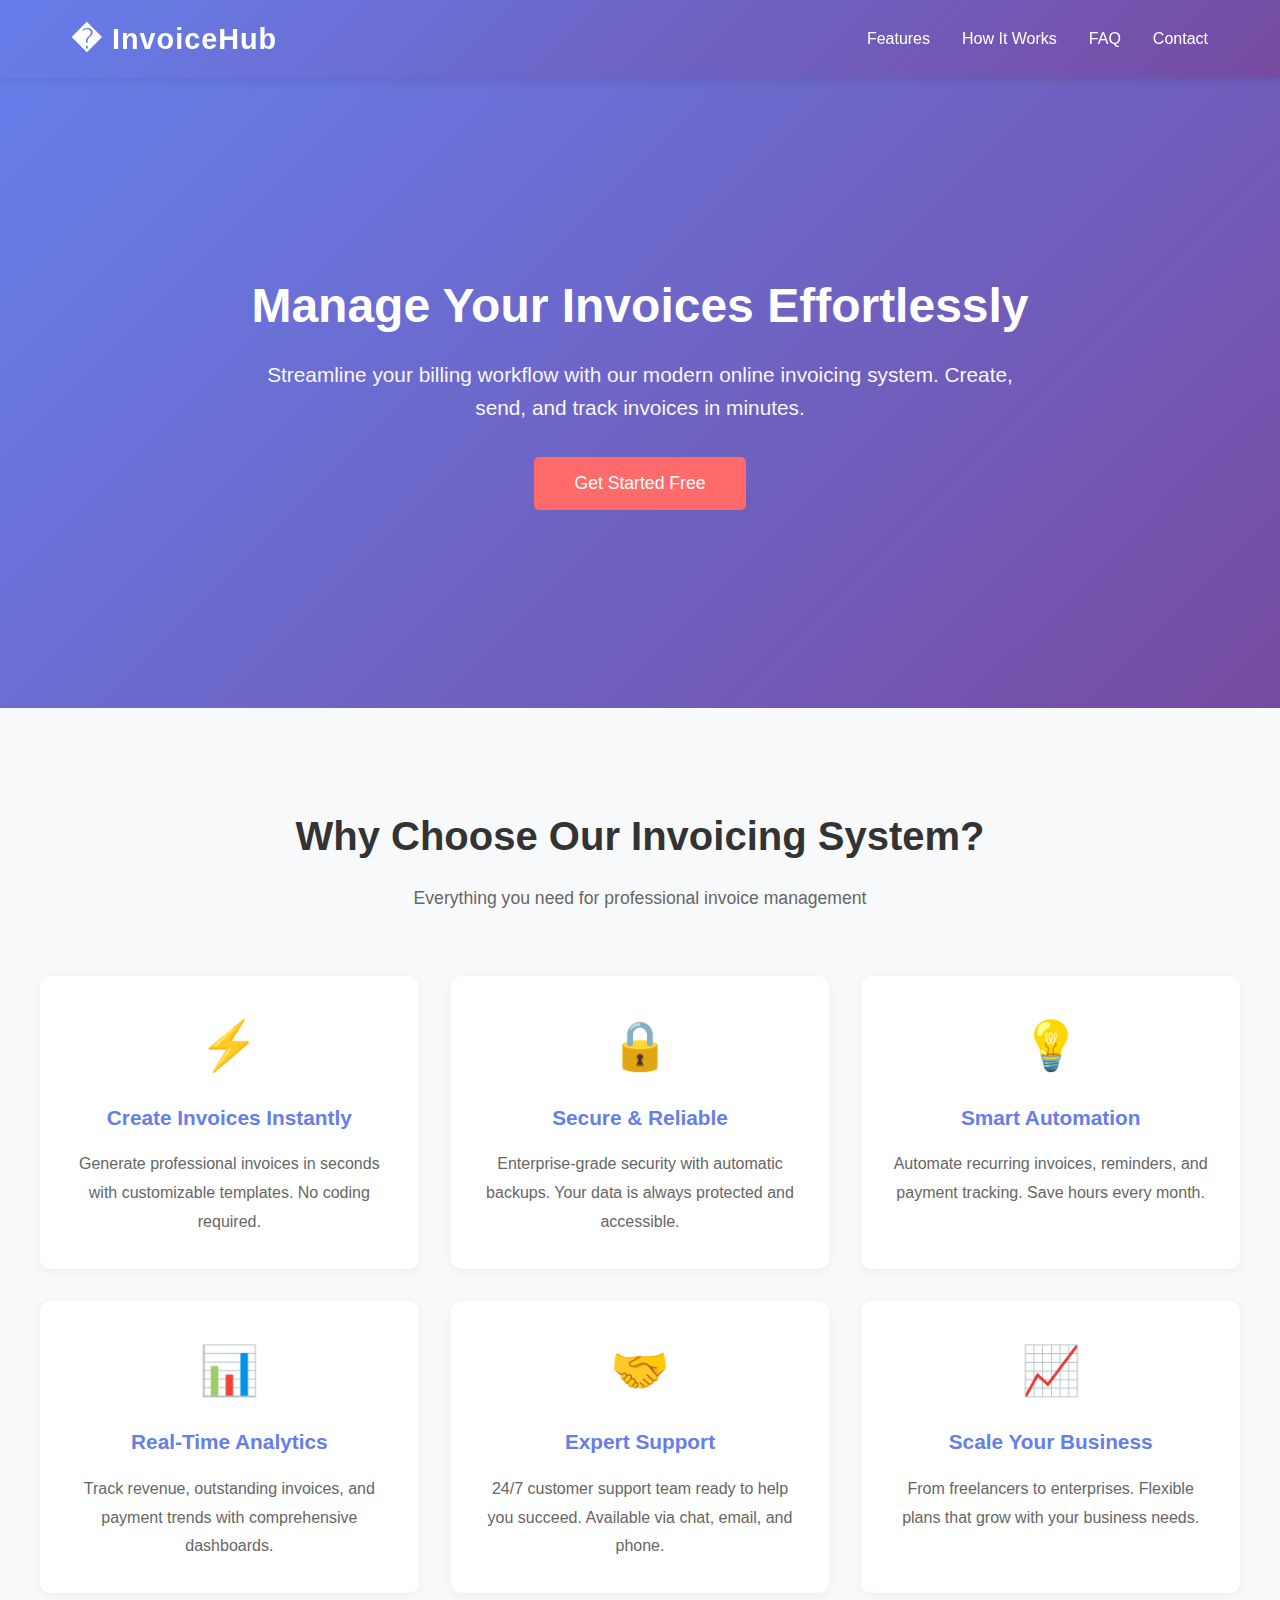
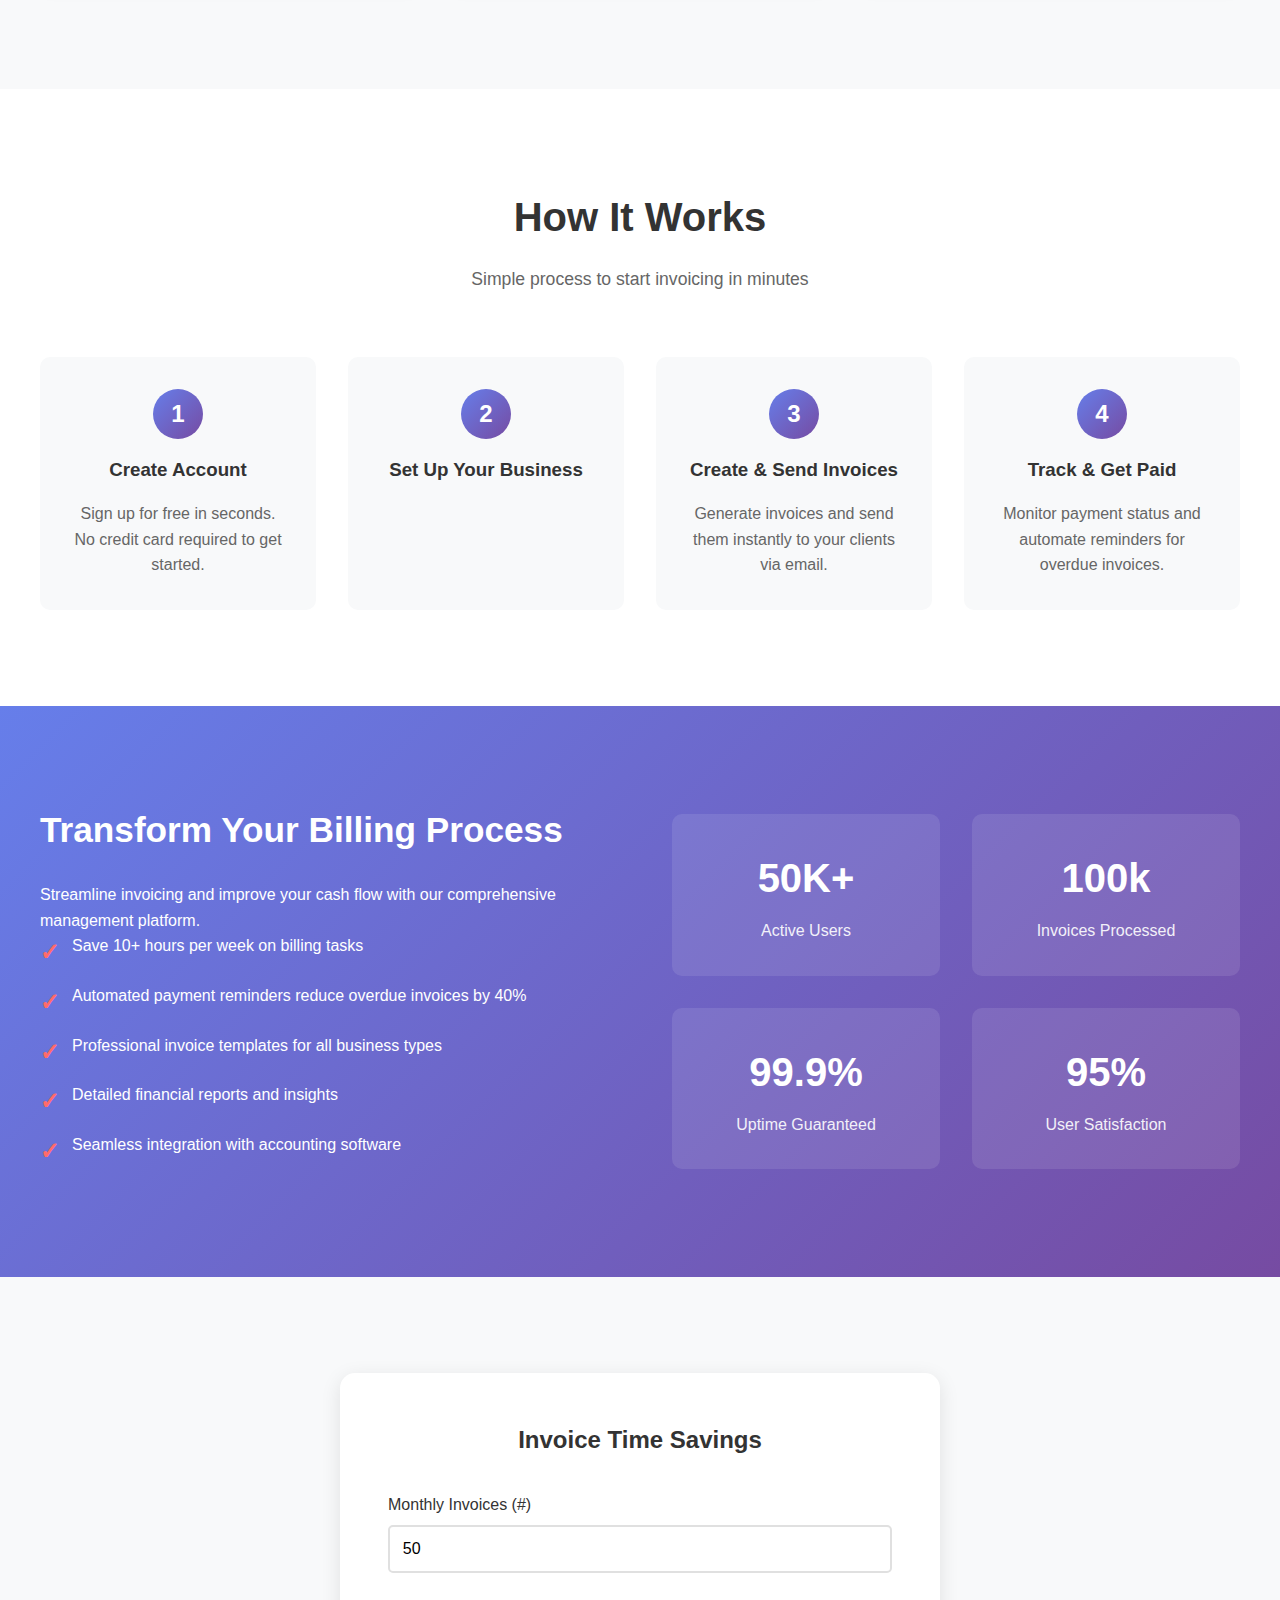
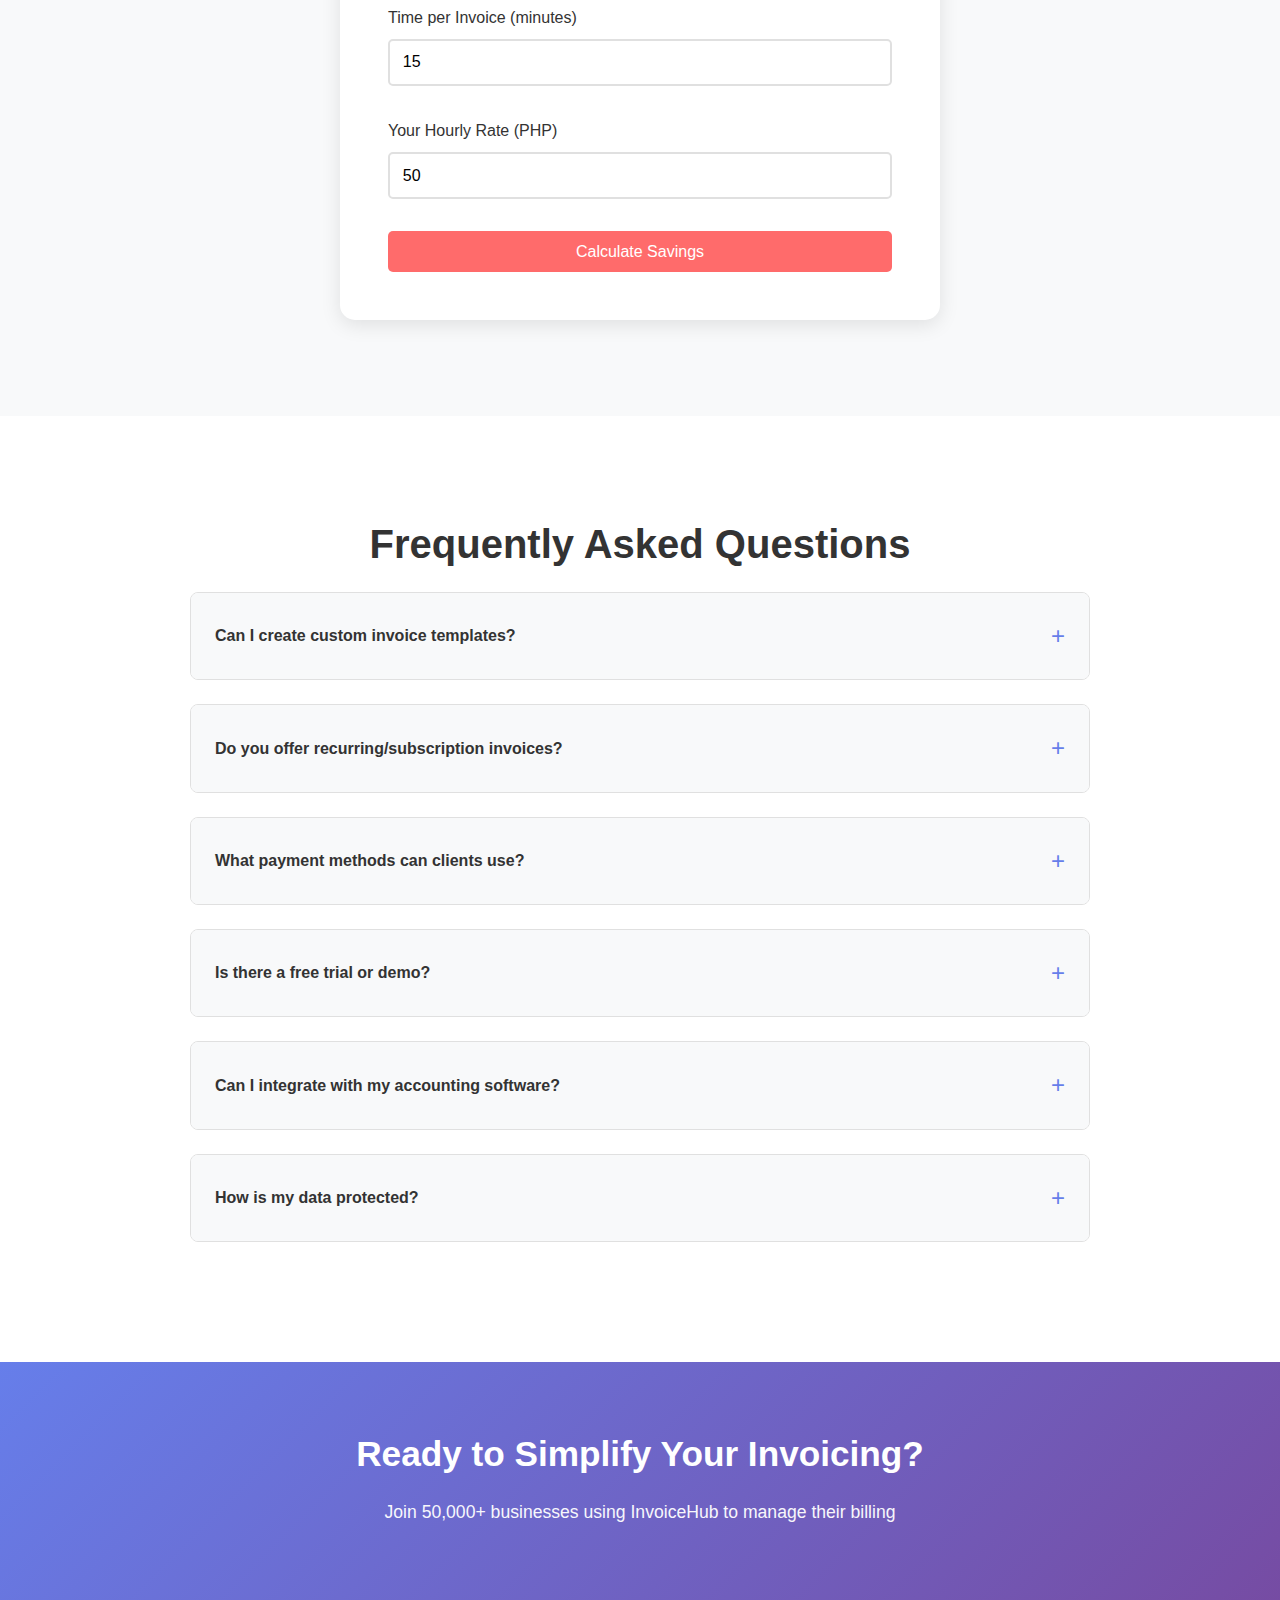
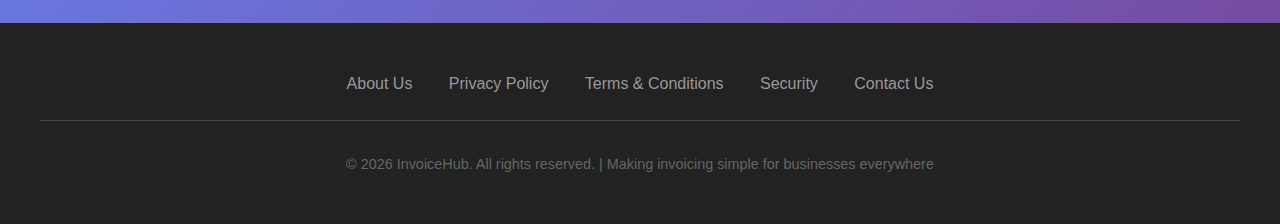
<file: index.html>
<!DOCTYPE html>
<html lang="en">
<head>
    <meta charset="UTF-8">
    <meta name="viewport" content="width=device-width, initial-scale=1.0">
    <title>Online Invoicing System - Professional Invoice Management</title>
    <style>
        * {
            margin: 0;
            padding: 0;
            box-sizing: border-box;
        }

        body {
            font-family: 'Segoe UI', Tahoma, Geneva, Verdana, sans-serif;
            line-height: 1.6;
            color: #333;
            overflow-x: hidden;
        }

        /* Header & Navigation */
        header {
            background: linear-gradient(135deg, #667eea 0%, #764ba2 100%);
            color: white;
            padding: 1rem 0;
            position: sticky;
            top: 0;
            z-index: 1000;
            box-shadow: 0 2px 10px rgba(0, 0, 0, 0.1);
        }

        nav {
            max-width: 1200px;
            margin: 0 auto;
            display: flex;
            justify-content: space-between;
            align-items: center;
            padding: 0 2rem;
        }

        .logo {
            font-size: 1.8rem;
            font-weight: bold;
            letter-spacing: 1px;
        }

        .nav-links {
            display: flex;
            list-style: none;
            gap: 2rem;
        }

        .nav-links a {
            color: white;
            text-decoration: none;
            transition: opacity 0.3s;
            cursor: pointer;
        }

        .nav-links a:hover {
            opacity: 0.8;
        }

        .cta-button {
            background: #ff6b6b;
            color: white;
            padding: 0.7rem 1.5rem;
            border-radius: 5px;
            text-decoration: none;
            transition: all 0.3s;
            border: none;
            cursor: pointer;
            font-size: 1rem;
        }

        .cta-button:hover {
            background: #ff5252;
            transform: translateY(-2px);
            box-shadow: 0 5px 15px rgba(255, 107, 107, 0.3);
        }

        /* Hero Section */
        .hero {
            background: linear-gradient(135deg, #667eea 0%, #764ba2 100%);
            color: white;
            padding: 6rem 2rem;
            text-align: center;
            min-height: 70vh;
            display: flex;
            align-items: center;
            justify-content: center;
        }

        .hero-content {
            max-width: 800px;
            animation: fadeInUp 0.8s ease;
        }

        .hero h1 {
            font-size: 3rem;
            margin-bottom: 1.5rem;
            line-height: 1.2;
        }

        .hero p {
            font-size: 1.3rem;
            margin-bottom: 2rem;
            opacity: 0.95;
        }

        .hero-buttons {
            display: flex;
            gap: 1rem;
            justify-content: center;
            flex-wrap: wrap;
        }

        .hero .primary-btn {
            background: #ff6b6b;
            padding: 1rem 2.5rem;
            font-size: 1.1rem;
        }

        .hero .secondary-btn {
            background: rgba(255, 255, 255, 0.2);
            padding: 1rem 2.5rem;
            font-size: 1.1rem;
            border: 2px solid white;
        }

        .hero .secondary-btn:hover {
            background: rgba(255, 255, 255, 0.3);
        }

        /* Animation */
        @keyframes fadeInUp {
            from {
                opacity: 0;
                transform: translateY(30px);
            }
            to {
                opacity: 1;
                transform: translateY(0);
            }
        }

        /* Features Section */
        .features {
            padding: 6rem 2rem;
            background: #f8f9fa;
        }

        .section-title {
            text-align: center;
            font-size: 2.5rem;
            margin-bottom: 1rem;
            color: #333;
        }

        .section-subtitle {
            text-align: center;
            font-size: 1.1rem;
            color: #666;
            margin-bottom: 4rem;
        }

        .features-grid {
            max-width: 1200px;
            margin: 0 auto;
            display: grid;
            grid-template-columns: repeat(auto-fit, minmax(300px, 1fr));
            gap: 2rem;
        }

        .feature-card {
            background: white;
            padding: 2rem;
            border-radius: 10px;
            box-shadow: 0 2px 10px rgba(0, 0, 0, 0.05);
            transition: transform 0.3s, box-shadow 0.3s;
            text-align: center;
        }

        .feature-card:hover {
            transform: translateY(-5px);
            box-shadow: 0 10px 25px rgba(0, 0, 0, 0.1);
        }

        .feature-icon {
            font-size: 3rem;
            margin-bottom: 1rem;
        }

        .feature-card h3 {
            font-size: 1.3rem;
            margin-bottom: 1rem;
            color: #667eea;
        }

        .feature-card p {
            color: #666;
            line-height: 1.8;
        }

        /* How It Works */
        .how-it-works {
            padding: 6rem 2rem;
            background: white;
        }

        .steps-grid {
            max-width: 1200px;
            margin: 0 auto;
            display: grid;
            grid-template-columns: repeat(auto-fit, minmax(250px, 1fr));
            gap: 2rem;
        }

        .step {
            position: relative;
            padding: 2rem;
            background: #f8f9fa;
            border-radius: 10px;
            text-align: center;
        }

        .step-number {
            display: inline-block;
            width: 50px;
            height: 50px;
            background: linear-gradient(135deg, #667eea 0%, #764ba2 100%);
            color: white;
            border-radius: 50%;
            line-height: 50px;
            font-size: 1.5rem;
            font-weight: bold;
            margin-bottom: 1rem;
        }

        .step h3 {
            margin-bottom: 1rem;
            color: #333;
        }

        .step p {
            color: #666;
        }

        /* Benefits Section */
        .benefits {
            padding: 6rem 2rem;
            background: linear-gradient(135deg, #667eea 0%, #764ba2 100%);
            color: white;
        }

        .benefits-content {
            max-width: 1200px;
            margin: 0 auto;
            display: grid;
            grid-template-columns: 1fr 1fr;
            gap: 4rem;
            align-items: center;
        }

        .benefits-text h2 {
            font-size: 2.2rem;
            margin-bottom: 1.5rem;
        }

        .benefits-list {
            list-style: none;
        }

        .benefits-list li {
            margin-bottom: 1.5rem;
            padding-left: 2rem;
            position: relative;
        }

        .benefits-list li:before {
            content: "✓";
            position: absolute;
            left: 0;
            font-size: 1.5rem;
            color: #ff6b6b;
            font-weight: bold;
        }

        .benefits-stats {
            display: grid;
            grid-template-columns: 1fr 1fr;
            gap: 2rem;
        }

        .stat {
            background: rgba(255, 255, 255, 0.1);
            padding: 2rem;
            border-radius: 10px;
            text-align: center;
        }

        .stat-number {
            font-size: 2.5rem;
            font-weight: bold;
            margin-bottom: 0.5rem;
        }

        .stat-label {
            opacity: 0.9;
        }

        /* Loan Amount Calculator */
        .calculator {
            padding: 6rem 2rem;
            background: #f8f9fa;
        }

        .calculator-container {
            max-width: 600px;
            margin: 0 auto;
            background: white;
            padding: 3rem;
            border-radius: 15px;
            box-shadow: 0 5px 20px rgba(0, 0, 0, 0.1);
        }

        .calculator-container h2 {
            text-align: center;
            margin-bottom: 2rem;
            color: #333;
        }

        .input-group {
            margin-bottom: 2rem;
        }

        .input-group label {
            display: block;
            margin-bottom: 0.5rem;
            color: #333;
            font-weight: 500;
        }

        .input-group input {
            width: 100%;
            padding: 0.8rem;
            border: 2px solid #e0e0e0;
            border-radius: 5px;
            font-size: 1rem;
            transition: border-color 0.3s;
        }

        .input-group input:focus {
            outline: none;
            border-color: #667eea;
        }

        .result {
            background: #f0f4ff;
            padding: 2rem;
            border-radius: 10px;
            margin-top: 2rem;
            text-align: center;
            display: none;
        }

        .result.show {
            display: block;
            animation: fadeInUp 0.5s ease;
        }

        .result p {
            color: #666;
            margin-bottom: 1rem;
        }

        .result-amount {
            font-size: 2rem;
            color: #667eea;
            font-weight: bold;
        }

        /* FAQ Section */
        .faq {
            padding: 6rem 2rem;
            background: white;
        }

        .faq-container {
            max-width: 900px;
            margin: 0 auto;
        }

        .faq-item {
            margin-bottom: 1.5rem;
            border: 1px solid #e0e0e0;
            border-radius: 8px;
            overflow: hidden;
        }

        .faq-question {
            background: #f8f9fa;
            padding: 1.5rem;
            cursor: pointer;
            display: flex;
            justify-content: space-between;
            align-items: center;
            transition: background 0.3s;
        }

        .faq-question:hover {
            background: #f0f0f0;
        }

        .faq-question h4 {
            color: #333;
            margin: 0;
        }

        .faq-toggle {
            font-size: 1.5rem;
            color: #667eea;
            transition: transform 0.3s;
        }

        .faq-toggle.active {
            transform: rotate(45deg);
        }

        .faq-answer {
            padding: 0;
            max-height: 0;
            overflow: hidden;
            transition: all 0.3s;
            background: #fafafa;
        }

        .faq-answer.show {
            padding: 1.5rem;
            max-height: 500px;
        }

        .faq-answer p {
            color: #666;
            line-height: 1.8;
        }

        /* CTA Section */
        .final-cta {
            background: linear-gradient(135deg, #667eea 0%, #764ba2 100%);
            color: white;
            padding: 4rem 2rem;
            text-align: center;
        }

        .final-cta h2 {
            font-size: 2.2rem;
            margin-bottom: 1rem;
        }

        .final-cta p {
            font-size: 1.1rem;
            margin-bottom: 2rem;
            opacity: 0.95;
        }

        .final-cta .cta-button {
            padding: 1.2rem 3rem;
            font-size: 1.1rem;
        }

        /* Footer */
        footer {
            background: #222;
            color: white;
            padding: 3rem 2rem;
            text-align: center;
        }

        .footer-content {
            max-width: 1200px;
            margin: 0 auto;
        }

        .footer-links {
            margin-bottom: 1.5rem;
        }

        .footer-links a {
            color: #999;
            text-decoration: none;
            margin: 0 1rem;
            transition: color 0.3s;
        }

        .footer-links a:hover {
            color: white;
        }

        .footer-bottom {
            color: #666;
            font-size: 0.9rem;
            border-top: 1px solid #444;
            padding-top: 2rem;
        }

        /* Responsive */
        @media (max-width: 768px) {
            .hero h1 {
                font-size: 2rem;
            }

            .hero p {
                font-size: 1rem;
            }

            .hero-buttons {
                flex-direction: column;
                align-items: center;
            }

            .hero .primary-btn,
            .hero .secondary-btn {
                width: 100%;
            }

            .nav-links {
                display: none;
            }

            .section-title {
                font-size: 2rem;
            }

            .benefits-content {
                grid-template-columns: 1fr;
            }

            .benefits-stats {
                grid-template-columns: 1fr;
            }

            .calculator-container {
                padding: 2rem;
            }
        }
    </style>
</head>
<body>
    <!-- Header -->
    <header>
        <nav>
            <div class="logo">� InvoiceHub</div>
            <ul class="nav-links">
                <li><a href="#features">Features</a></li>
                <li><a href="#how-it-works">How It Works</a></li>
                <li><a href="#faq">FAQ</a></li>
                <li><a href="#contact">Contact</a></li>
            </ul>
           
        </nav>
    </header>

    <!-- Hero Section -->
    <section class="hero">
        <div class="hero-content">
            <h1>Manage Your Invoices Effortlessly</h1>
            <p>Streamline your billing workflow with our modern online invoicing system. Create, send, and track invoices in minutes.</p>
            <div class="hero-buttons">
                <button class="cta-button primary-btn" onclick="startfree()">Get Started Free</button>
               
                
            </div>
        </div>
    </section>

    <!-- Features Section -->
    <section class="features" id="features">
        <h2 class="section-title">Why Choose Our Invoicing System?</h2>
        <p class="section-subtitle">Everything you need for professional invoice management</p>
        <div class="features-grid">
            <div class="feature-card">
                <div class="feature-icon">⚡</div>
                <h3>Create Invoices Instantly</h3>
                <p>Generate professional invoices in seconds with customizable templates. No coding required.</p>
            </div>
            <div class="feature-card">
                <div class="feature-icon">🔒</div>
                <h3>Secure & Reliable</h3>
                <p>Enterprise-grade security with automatic backups. Your data is always protected and accessible.</p>
            </div>
            <div class="feature-card">
                <div class="feature-icon">💡</div>
                <h3>Smart Automation</h3>
                <p>Automate recurring invoices, reminders, and payment tracking. Save hours every month.</p>
            </div>
            <div class="feature-card">
                <div class="feature-icon">📊</div>
                <h3>Real-Time Analytics</h3>
                <p>Track revenue, outstanding invoices, and payment trends with comprehensive dashboards.</p>
            </div>
            <div class="feature-card">
                <div class="feature-icon">🤝</div>
                <h3>Expert Support</h3>
                <p>24/7 customer support team ready to help you succeed. Available via chat, email, and phone.</p>
            </div>
            <div class="feature-card">
                <div class="feature-icon">📈</div>
                <h3>Scale Your Business</h3>
                <p>From freelancers to enterprises. Flexible plans that grow with your business needs.</p>
            </div>
        </div>
    </section>

    <!-- How It Works -->
    <section class="how-it-works" id="how-it-works">
        <h2 class="section-title">How It Works</h2>
        <p class="section-subtitle">Simple process to start invoicing in minutes</p>
        <div class="steps-grid">
            <div class="step">
                <div class="step-number">1</div>
                <h3>Create Account</h3>
                <p>Sign up for free in seconds. No credit card required to get started.</p>
            </div>
            <div class="step">
                <div class="step-number">2</div>
                <h3>Set Up Your Business</h3>
               
            </div>
            <div class="step">
                <div class="step-number">3</div>
                <h3>Create & Send Invoices</h3>
                <p>Generate invoices and send them instantly to your clients via email.</p>
            </div>
            <div class="step">
                <div class="step-number">4</div>
                <h3>Track & Get Paid</h3>
                <p>Monitor payment status and automate reminders for overdue invoices.</p>
            </div>
        </div>
    </section>

    <!-- Benefits Section -->
    <section class="benefits">
        <div class="benefits-content">
            <div class="benefits-text">
                <h2>Transform Your Billing Process</h2>
                <p>Streamline invoicing and improve your cash flow with our comprehensive management platform.</p>
                <ul class="benefits-list">
                    <li>Save 10+ hours per week on billing tasks</li>
                    <li>Automated payment reminders reduce overdue invoices by 40%</li>
                    <li>Professional invoice templates for all business types</li>
                    <li>Detailed financial reports and insights</li>
                    <li>Seamless integration with accounting software</li>
                </ul>
            </div>
            <div class="benefits-stats">
                <div class="stat">
                    <div class="stat-number">50K+</div>
                    <div class="stat-label">Active Users</div>
                </div>
                <div class="stat">
                    <div class="stat-number">100k</div>
                    <div class="stat-label">Invoices Processed</div>
                </div>
                <div class="stat">
                    <div class="stat-number">99.9%</div>
                    <div class="stat-label">Uptime Guaranteed</div>
                </div>
                <div class="stat">
                    <div class="stat-number">95%</div>
                    <div class="stat-label">User Satisfaction</div>
                </div>
            </div>
        </div>
    </section>

    <!-- Invoice Estimator -->
    <section class="calculator" id="calculator">
        <div class="calculator-container">
            <h2>Invoice Time Savings</h2>
            <div class="input-group">
                <label for="invoice-amount">Monthly Invoices (#)</label>
                <input type="number" id="invoice-amount" placeholder="Enter number of invoices" min="0" value="50">
            </div>
            <div class="input-group">
                <label for="terms">Time per Invoice (minutes)</label>
                <input type="number" id="terms" placeholder="15" min="5" max="60" value="15">
            </div>
            <div class="input-group">
                <label for="rate">Your Hourly Rate (PHP)</label>
                <input type="number" id="rate" placeholder="50" min="10" max="500" step="5" value="50">
            </div>
            <button class="cta-button" style="width: 100%;" onclick="calculateSavings()">Calculate Savings</button>
            <div class="result" id="result">
                <p>Monthly Time Savings:</p>
                <div class="result-amount" id="loan-amount">0 hours</div>
                <p style="margin-top: 1rem; font-size: 0.9rem;">Worth approximately PHP0</p>
            </div>
        </div>
    </section>

    <!-- FAQ Section -->
    <section class="faq" id="faq">
        <div class="faq-container">
            <h2 class="section-title">Frequently Asked Questions</h2>
            <div class="faq-item">
                <div class="faq-question" onclick="toggleFaq(this)">
                    <h4>Can I create custom invoice templates?</h4>
                    <span class="faq-toggle">+</span>
                </div>
                <div class="faq-answer">
                    <p>Yes! Our system includes pre-designed professional templates that you can fully customize with your logo, colors, and business information.</p>
                </div>
            </div>
            <div class="faq-item">
                <div class="faq-question" onclick="toggleFaq(this)">
                    <h4>Do you offer recurring/subscription invoices?</h4>
                    <span class="faq-toggle">+</span>
                </div>
                <div class="faq-answer">
                    <p>Absolutely! Set up automatic recurring invoices for regular clients. The system will send them on schedule and track payments automatically.</p>
                </div>
            </div>
            <div class="faq-item">
                <div class="faq-question" onclick="toggleFaq(this)">
                    <h4>What payment methods can clients use?</h4>
                    <span class="faq-toggle">+</span>
                </div>
                <div class="faq-answer">
                    <p>We support credit cards, bank transfers, digital wallets, and more. You can configure which payment methods to accept for your invoices.</p>
                </div>
            </div>
            <div class="faq-item">
                <div class="faq-question" onclick="toggleFaq(this)">
                    <h4>Is there a free trial or demo?</h4>
                    <span class="faq-toggle">+</span>
                </div>
                <div class="faq-answer">
                    <p>Yes! Sign up for a free account today. No credit card required. You can start creating and sending invoices immediately on our free plan.</p>
                </div>
            </div>
            <div class="faq-item">
                <div class="faq-question" onclick="toggleFaq(this)">
                    <h4>Can I integrate with my accounting software?</h4>
                    <span class="faq-toggle">+</span>
                </div>
                <div class="faq-answer">
                    <p>We integrate with popular accounting software like QuickBooks, Xero, and Wave. Automated data sync saves you time and reduces errors.</p>
                </div>
            </div>
            <div class="faq-item">
                <div class="faq-question" onclick="toggleFaq(this)">
                    <h4>How is my data protected?</h4>
                    <span class="faq-toggle">+</span>
                </div>
                <div class="faq-answer">
                    <p>Your data is protected with enterprise-grade encryption, automated daily backups, and compliance with industry standards. We maintain 99.9% uptime.</p>
                </div>
            </div>
        </div>
    </section>

    <!-- Final CTA Section -->
    <section class="final-cta">
        <h2>Ready to Simplify Your Invoicing?</h2>
        <p>Join 50,000+ businesses using InvoiceHub to manage their billing</p>
        
    </section>

    <!-- Footer -->
    <footer>
        <div class="footer-content">
            <div class="footer-links">
                <a href="#about">About Us</a>
                <a href="#privacy">Privacy Policy</a>
                <a href="#terms">Terms & Conditions</a>
                <a href="#security">Security</a>
                <a href="#contact">Contact Us</a>
            </div>
            <div class="footer-bottom">
                <p>&copy; 2026 InvoiceHub. All rights reserved. | Making invoicing simple for businesses everywhere</p>
            </div>
        </div>
    </footer>

    <script>
        // FAQ Toggle Functionality
        function toggleFaq(element) {
            const answer = element.nextElementSibling;
            const toggle = element.querySelector('.faq-toggle');
            
            // Close all other FAQs
            document.querySelectorAll('.faq-answer').forEach(item => {
                if (item !== answer) {
                    item.classList.remove('show');
                }
            });
            
            document.querySelectorAll('.faq-toggle').forEach(item => {
                if (item !== toggle) {
                    item.classList.remove('active');
                }
            });
            
            // Toggle current FAQ
            answer.classList.toggle('show');
            toggle.classList.toggle('active');
        }

        // Invoice Savings Estimator
        function calculateSavings() {
            const numInvoices = parseFloat(document.getElementById('invoice-amount').value);
            const timePerInvoice = parseFloat(document.getElementById('terms').value);
            const hourlyRate = parseFloat(document.getElementById('rate').value);
            
            if (!numInvoices || numInvoices <= 0) {
                alert('Please enter a valid number of invoices');
                return;
            }
            
            // Calculate total time spent manually
            const totalMinutes = numInvoices * timePerInvoice;
            const totalHours = totalMinutes / 60;
            
            // Assume our system reduces time by 80%
            const savedHours = totalHours * 0.8;
            const savedValue = savedHours * hourlyRate;
            
            // Display result
            const resultElement = document.getElementById('result');
            const loanAmountElement = document.getElementById('loan-amount');
            loanAmountElement.innerHTML = savedHours.toFixed(1) + ' hours<p style="margin-top: 1rem; font-size: 0.9rem;">Worth approximately $' + savedValue.toFixed(2) + '</p>';
            
            resultElement.classList.add('show');
        }

        // Allow Enter key in calculator inputs
        document.getElementById('invoice-amount').addEventListener('keypress', function(e) {
            if (e.key === 'Enter') calculateSavings();
        });

        document.getElementById('rate').addEventListener('keypress', function(e) {
            if (e.key === 'Enter') calculateSavings();
        });

        document.getElementById('terms').addEventListener('keypress', function(e) {
            if (e.key === 'Enter') calculateSavings();
        });

        // Smooth scrolling for navigation links
        document.querySelectorAll('a[href^="#"]').forEach(anchor => {
            anchor.addEventListener('click', function (e) {
                e.preventDefault();
                const target = document.querySelector(this.getAttribute('href'));
                if (target) {
                    target.scrollIntoView({
                        behavior: 'smooth',
                        block: 'start'
                    });
                }
            });
        });

        // Add scroll animation for feature cards
        const observerOptions = {
            threshold: 0.1,
            rootMargin: '0px 0px -100px 0px'
        };

        const observer = new IntersectionObserver(function(entries) {
            entries.forEach(entry => {
                if (entry.isIntersecting) {
                    entry.target.style.animation = 'fadeInUp 0.6s ease forwards';
                    observer.unobserve(entry.target);
                }
            });
        }, observerOptions);

        document.querySelectorAll('.feature-card, .step').forEach(el => {
            observer.observe(el);
        });

        // Navigate to demo page
        function viewDemo() {
            window.location.href = 'dem.html';
        }
        function startfree() {
            window.location.href = 'signup.html';
        }
    </script>
</body>
</html>
</file>
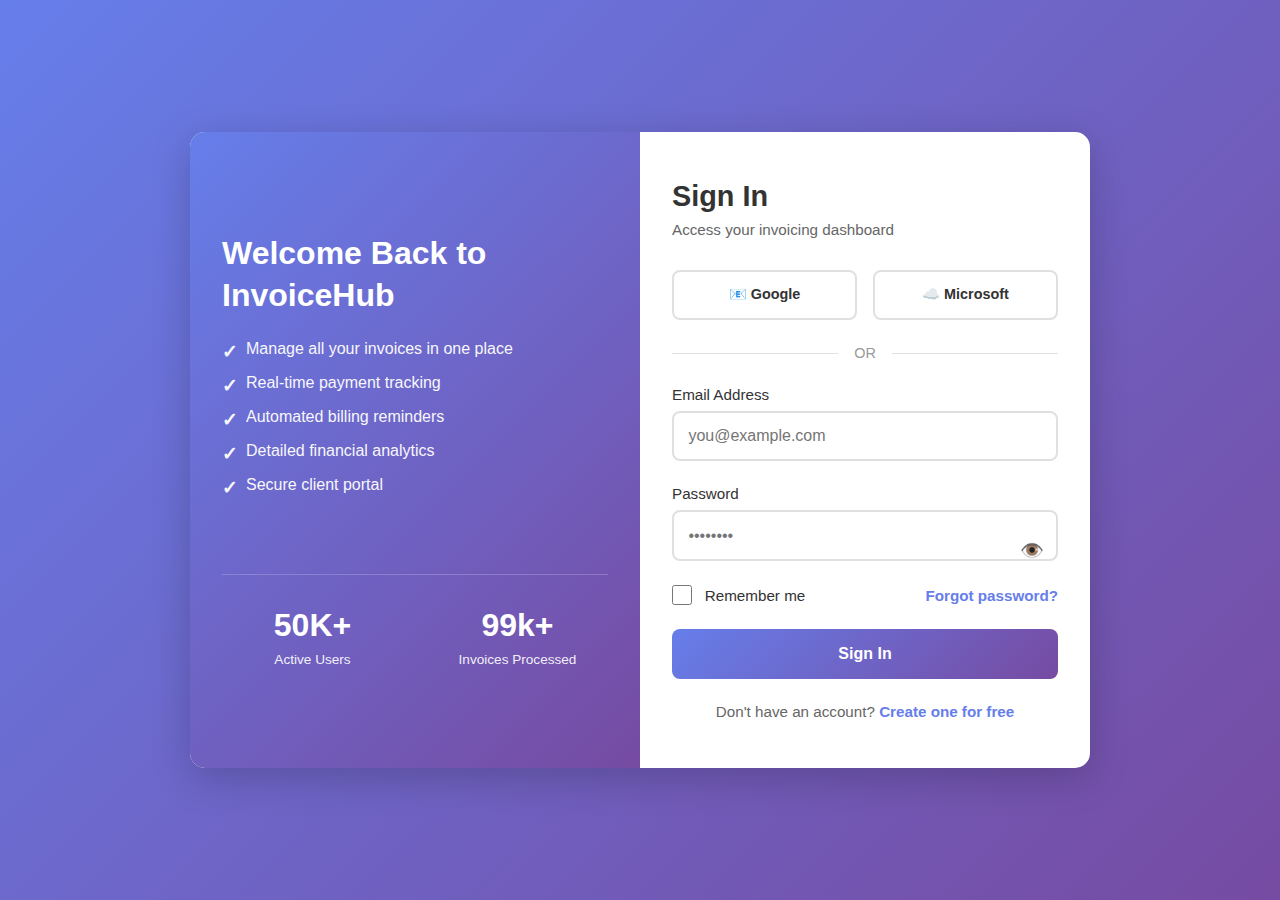
<file: signin.html>
<!DOCTYPE html>
<html lang="en">
<head>
    <meta charset="UTF-8">
    <meta name="viewport" content="width=device-width, initial-scale=1.0">
    <title>Sign In - Online Invoicing System</title>
    <style>
        * {
            margin: 0;
            padding: 0;
            box-sizing: border-box;
        }

        body {
            font-family: 'Segoe UI', Tahoma, Geneva, Verdana, sans-serif;
            background: linear-gradient(135deg, #667eea 0%, #764ba2 100%);
            min-height: 100vh;
            display: flex;
            align-items: center;
            justify-content: center;
            padding: 2rem;
        }

        .signin-container {
            display: grid;
            grid-template-columns: 1fr 1fr;
            gap: 0;
            background: white;
            border-radius: 15px;
            box-shadow: 0 10px 40px rgba(0, 0, 0, 0.2);
            max-width: 900px;
            width: 100%;
            overflow: hidden;
        }

        .signin-left {
            background: linear-gradient(135deg, #667eea 0%, #764ba2 100%);
            color: white;
            padding: 3rem 2rem;
            display: flex;
            flex-direction: column;
            justify-content: center;
        }

        .signin-left h2 {
            font-size: 2rem;
            margin-bottom: 1.5rem;
            line-height: 1.3;
        }

        .features-list {
            list-style: none;
            margin-bottom: 2rem;
        }

        .features-list li {
            margin-bottom: 1rem;
            padding-left: 1.5rem;
            position: relative;
            opacity: 0.95;
        }

        .features-list li:before {
            content: "✓";
            position: absolute;
            left: 0;
            font-weight: bold;
            font-size: 1.2rem;
        }

        .stats {
            display: grid;
            grid-template-columns: 1fr 1fr;
            gap: 1.5rem;
            margin-top: 2rem;
            padding-top: 2rem;
            border-top: 1px solid rgba(255, 255, 255, 0.2);
        }

        .stat-item {
            text-align: center;
        }

        .stat-number {
            font-size: 2rem;
            font-weight: bold;
            margin-bottom: 0.5rem;
        }

        .stat-label {
            font-size: 0.85rem;
            opacity: 0.9;
        }

        .signin-right {
            padding: 3rem 2rem;
            display: flex;
            flex-direction: column;
            justify-content: center;
        }

        .signin-header {
            margin-bottom: 2rem;
        }

        .signin-header h1 {
            font-size: 1.8rem;
            color: #333;
            margin-bottom: 0.5rem;
        }

        .signin-header p {
            color: #666;
            font-size: 0.95rem;
        }

        .form-group {
            margin-bottom: 1.5rem;
        }

        label {
            display: block;
            margin-bottom: 0.5rem;
            color: #333;
            font-weight: 500;
            font-size: 0.95rem;
        }

        input[type="email"],
        input[type="password"] {
            width: 100%;
            padding: 0.9rem;
            border: 2px solid #e0e0e0;
            border-radius: 8px;
            font-size: 1rem;
            transition: all 0.3s;
            font-family: inherit;
        }

        input[type="email"]:focus,
        input[type="password"]:focus {
            outline: none;
            border-color: #667eea;
            box-shadow: 0 0 0 3px rgba(102, 126, 234, 0.1);
        }

        .password-field {
            position: relative;
        }

        .toggle-password {
            position: absolute;
            right: 0.9rem;
            top: 50%;
            transform: translateY(-50%);
            cursor: pointer;
            color: #999;
            font-size: 1.2rem;
            margin-top: 0.9rem;
        }

        .toggle-password:hover {
            color: #667eea;
        }

        .checkbox-group {
            display: flex;
            align-items: center;
            justify-content: space-between;
            margin-bottom: 1.5rem;
        }

        .checkbox-left {
            display: flex;
            align-items: center;
        }

        .checkbox-group input[type="checkbox"] {
            width: 20px;
            height: 20px;
            margin-right: 0.8rem;
            cursor: pointer;
            accent-color: #667eea;
        }

        .checkbox-group label {
            margin-bottom: 0;
            font-weight: 400;
            cursor: pointer;
        }

        .forgot-password {
            color: #667eea;
            text-decoration: none;
            font-weight: 600;
            font-size: 0.95rem;
            transition: color 0.3s;
        }

        .forgot-password:hover {
            color: #764ba2;
            text-decoration: underline;
        }

        .signin-btn {
            width: 100%;
            padding: 1rem;
            background: linear-gradient(135deg, #667eea 0%, #764ba2 100%);
            color: white;
            border: none;
            border-radius: 8px;
            font-size: 1rem;
            font-weight: 600;
            cursor: pointer;
            transition: all 0.3s;
        }

        .signin-btn:hover {
            transform: translateY(-2px);
            box-shadow: 0 5px 20px rgba(102, 126, 234, 0.3);
        }

        .signin-btn:active {
            transform: translateY(0);
        }

        .signin-btn:disabled {
            opacity: 0.6;
            cursor: not-allowed;
        }

        .divider {
            margin: 1.5rem 0;
            position: relative;
            text-align: center;
        }

        .divider::before {
            content: '';
            position: absolute;
            top: 50%;
            left: 0;
            right: 0;
            height: 1px;
            background: #e0e0e0;
        }

        .divider span {
            background: white;
            padding: 0 1rem;
            color: #999;
            font-size: 0.9rem;
            position: relative;
        }

        .social-signin {
            display: flex;
            gap: 1rem;
            margin-bottom: 1.5rem;
        }

        .social-btn {
            flex: 1;
            padding: 0.9rem;
            border: 2px solid #e0e0e0;
            background: white;
            border-radius: 8px;
            cursor: pointer;
            font-size: 0.9rem;
            font-weight: 600;
            color: #333;
            transition: all 0.3s;
        }

        .social-btn:hover {
            border-color: #667eea;
            background: #f8f9fa;
        }

        .signup-link {
            text-align: center;
            color: #666;
            font-size: 0.95rem;
            margin-top: 1.5rem;
        }

        .signup-link a {
            color: #667eea;
            text-decoration: none;
            font-weight: 600;
        }

        .signup-link a:hover {
            text-decoration: underline;
        }

        .error-message {
            color: #ff6b6b;
            font-size: 0.85rem;
            margin-top: 0.4rem;
            display: none;
        }

        .error-message.show {
            display: block;
        }

        .form-group.error input {
            border-color: #ff6b6b;
        }

        .success-message {
            background: #d4edda;
            color: #155724;
            padding: 1rem;
            border-radius: 8px;
            margin-bottom: 1.5rem;
            display: none;
        }

        .success-message.show {
            display: block;
        }

        .loading-spinner {
            display: none;
            width: 20px;
            height: 20px;
            border: 3px solid rgba(255, 255, 255, 0.3);
            border-top-color: white;
            border-radius: 50%;
            animation: spin 0.8s linear infinite;
            position: absolute;
            left: 50%;
            top: 50%;
            transform: translate(-50%, -50%);
        }

        @keyframes spin {
            to { transform: translate(-50%, -50%) rotate(360deg); }
        }

        .signin-btn.loading {
            position: relative;
            color: transparent;
        }

        .signin-btn.loading .loading-spinner {
            display: block;
        }

        /* Responsive */
        @media (max-width: 768px) {
            .signin-container {
                grid-template-columns: 1fr;
            }

            .signin-left {
                padding: 2rem;
                display: none;
            }

            .signin-right {
                padding: 2rem;
            }

            .signin-header h1 {
                font-size: 1.5rem;
            }

            .social-signin {
                flex-direction: column;
            }

            .social-btn {
                width: 100%;
            }

            .checkbox-group {
                flex-direction: column;
                align-items: flex-start;
                gap: 1rem;
            }
        }

        @media (max-width: 600px) {
            body {
                padding: 1rem;
            }

            .signin-right {
                padding: 1.5rem;
            }

            .signin-header h1 {
                font-size: 1.3rem;
            }

            input[type="email"],
            input[type="password"] {
                padding: 0.8rem;
                font-size: 16px;
            }
        }
    </style>
</head>
<body>
    <div class="signin-container">
        <!-- Left Side - Benefits -->
        <div class="signin-left">
            <h2>Welcome Back to InvoiceHub</h2>
            <ul class="features-list">
                <li>Manage all your invoices in one place</li>
                <li>Real-time payment tracking</li>
                <li>Automated billing reminders</li>
                
                <li>Detailed financial analytics</li>
                <li>Secure client portal</li>
            </ul>
            <div class="stats">
                <div class="stat-item">
                    <div class="stat-number">50K+</div>
                    <div class="stat-label">Active Users</div>
                </div>
                <div class="stat-item">
                    <div class="stat-number">99k+</div>
                    <div class="stat-label">Invoices Processed</div>
                </div>
            </div>
        </div>

        <!-- Right Side - Signin Form -->
        <div class="signin-right">
            <div class="signin-header">
                <h1>Sign In</h1>
                <p>Access your invoicing dashboard</p>
            </div>

            <div class="success-message" id="successMsg">
                ✓ Sign in successful! Redirecting...
            </div>

            <form id="signinForm">
                <!-- Social Signin -->
                <div class="social-signin">
                    <button type="button" class="social-btn" onclick="signInWithGoogle()">
                        📧 Google
                    </button>
                    <button type="button" class="social-btn" onclick="signInWithMicrosoft()">
                        ☁️ Microsoft
                    </button>
                </div>

                <div class="divider">
                    <span>OR</span>
                </div>

                <!-- Email Field -->
                <div class="form-group">
                    <label for="email">Email Address</label>
                    <input type="email" id="email" name="email" placeholder="you@example.com" required>
                    <div class="error-message"></div>
                </div>

                <!-- Password Field -->
                <div class="form-group">
                    <label for="password">Password</label>
                    <div class="password-field">
                        <input type="password" id="password" name="password" placeholder="••••••••" required>
                        <span class="toggle-password" onclick="togglePasswordVisibility()">👁️</span>
                    </div>
                    <div class="error-message"></div>
                </div>

                <!-- Remember & Forgot -->
                <div class="checkbox-group">
                    <div class="checkbox-left">
                        <input type="checkbox" id="remember" name="remember">
                        <label for="remember">Remember me</label>
                    </div>
                    <a href="forgot-password.html" class="forgot-password">Forgot password?</a>
                </div>

                <!-- Submit Button -->
                <button type="submit" class="signin-btn">
                    <span>Sign In</span>
                    <div class="loading-spinner"></div>
                </button>

                <!-- Signup Link -->
                <div class="signup-link">
                    Don't have an account? <a href="signup.html">Create one for free</a>
                </div>
            </form>
        </div>
    </div>

    <script>
        // Toggle password visibility
        function togglePasswordVisibility() {
            const passwordInput = document.getElementById('password');
            const toggleBtn = document.querySelector('.toggle-password');
            
            if (passwordInput.type === 'password') {
                passwordInput.type = 'text';
                toggleBtn.textContent = '🙈';
            } else {
                passwordInput.type = 'password';
                toggleBtn.textContent = '👁️';
            }
        }

        // Form validation
        function validateForm() {
            const form = document.getElementById('signinForm');
            const email = document.getElementById('email');
            const password = document.getElementById('password');
            let isValid = true;

            // Email validation
            const emailRegex = /^[^\s@]+@[^\s@]+\.[^\s@]+$/;
            if (!email.value.trim()) {
                showError(email, 'Email is required');
                isValid = false;
            } else if (!emailRegex.test(email.value)) {
                showError(email, 'Please enter a valid email address');
                isValid = false;
            } else {
                clearError(email);
            }

            // Password validation
            if (!password.value.trim()) {
                showError(password, 'Password is required');
                isValid = false;
            } else if (password.value.length < 6) {
                showError(password, 'Password must be at least 6 characters');
                isValid = false;
            } else {
                clearError(password);
            }

            return isValid;
        }

        function showError(input, message) {
            const formGroup = input.closest('.form-group');
            const errorMsg = formGroup.querySelector('.error-message');
            formGroup.classList.add('error');
            errorMsg.textContent = message;
            errorMsg.classList.add('show');
        }

        function clearError(input) {
            const formGroup = input.closest('.form-group');
            const errorMsg = formGroup.querySelector('.error-message');
            formGroup.classList.remove('error');
            errorMsg.classList.remove('show');
        }

        // Handle form submission
        document.getElementById("signinForm").addEventListener("submit", function(e) {
            e.preventDefault();

            if (!validateForm()) return;

            const btn = document.querySelector('.signin-btn');
            btn.classList.add('loading');
            btn.disabled = true;

            const formData = new FormData(this);

            fetch("signin.php", {
                method: "POST",
                body: formData
            })
            .then(res => res.json())
            .then(data => {
                btn.classList.remove('loading');
                btn.disabled = false;

                if (data.status === "success") {
                    document.getElementById("successMsg").classList.add("show");
                    setTimeout(() => {
                        window.location.href = "dashboard.php";
                    }, 1500);
                } else {
                    alert(data.message || "Sign in failed");
                }
            })
            .catch(err => {
                btn.classList.remove('loading');
                btn.disabled = false;
                alert("Server error. Please try again.");
                console.error(err);
            });
        });

        // Social signin handlers
        function signInWithGoogle() {
            console.log('Signing in with Google...');
            alert('Google sign-in integration would be implemented here');
        }

        function signInWithMicrosoft() {
            console.log('Signing in with Microsoft...');
            alert('Microsoft sign-in integration would be implemented here');
        }

        // Real-time validation
        document.getElementById('email').addEventListener('change', function() {
            const emailRegex = /^[^\s@]+@[^\s@]+\.[^\s@]+$/;
            if (this.value && !emailRegex.test(this.value)) {
                showError(this, 'Please enter a valid email address');
            } else if (this.value) {
                clearError(this);
            }
        });

        document.getElementById('password').addEventListener('change', function() {
            if (this.value && this.value.length < 6) {
                showError(this, 'Password must be at least 6 characters');
            } else if (this.value) {
                clearError(this);
            }
        });
    </script>
</body>
</html>
</file>
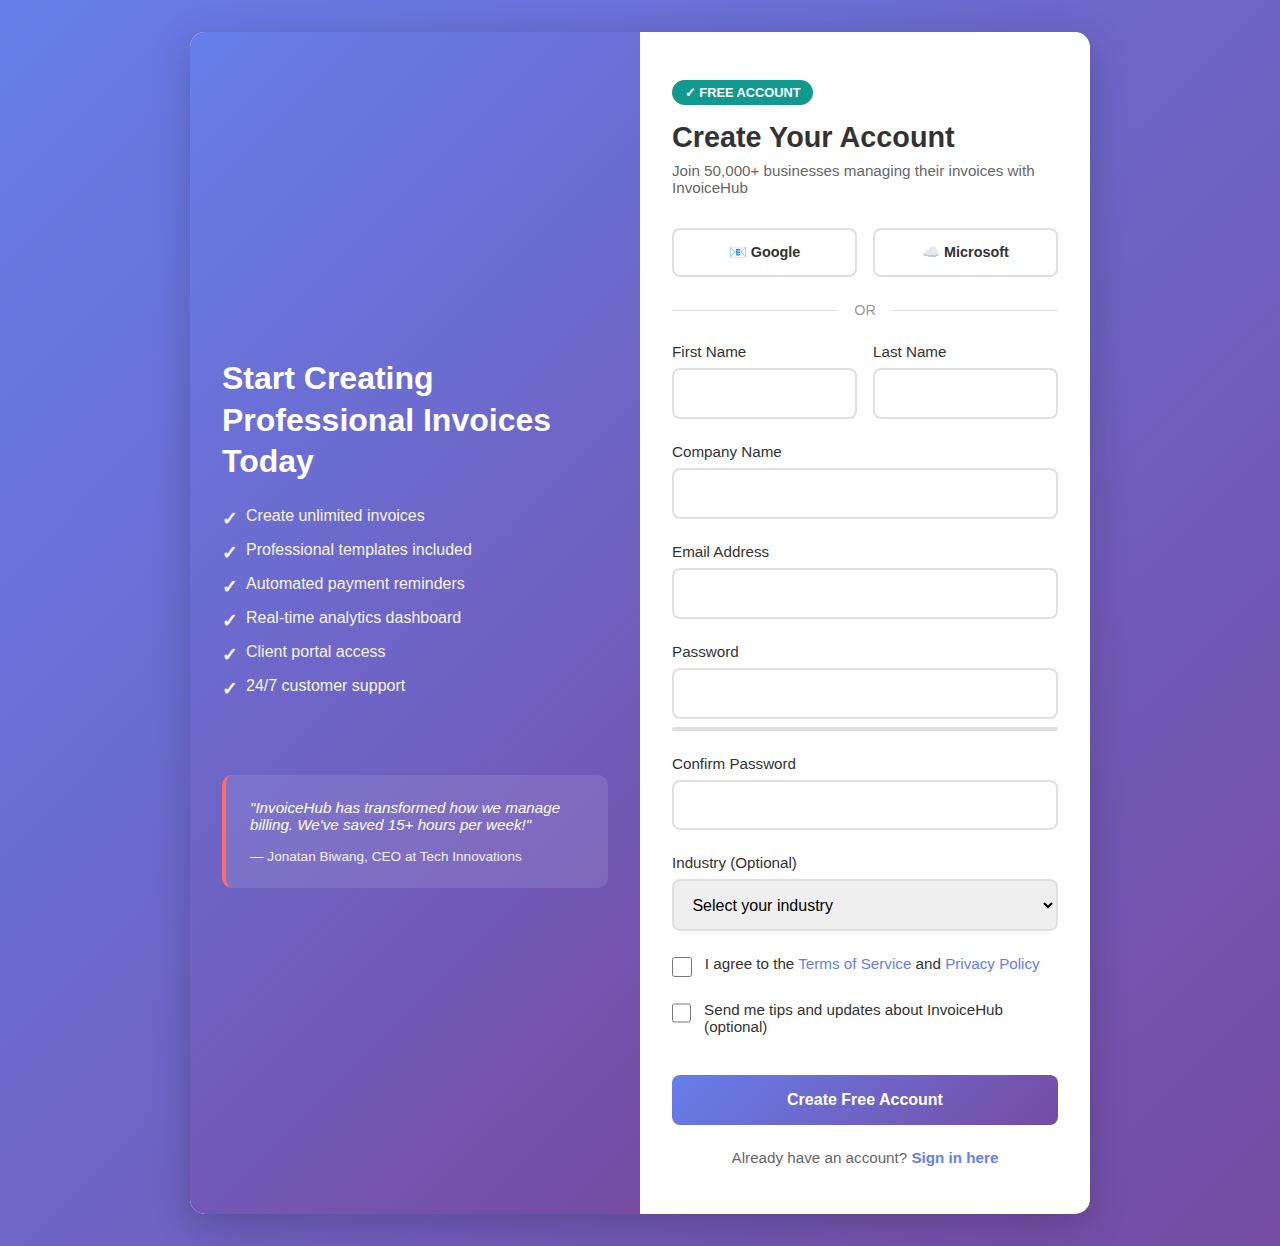
<file: signup.html>
<!DOCTYPE html>
<html lang="en">
<head>
    <meta charset="UTF-8">
    <meta name="viewport" content="width=device-width, initial-scale=1.0">
    <title>Sign Up - Create Free Account | Online Invoicing System</title>
    <style>
        * {
            margin: 0;
            padding: 0;
            box-sizing: border-box;
        }

        body {
            font-family: 'Segoe UI', Tahoma, Geneva, Verdana, sans-serif;
            background: linear-gradient(135deg, #667eea 0%, #764ba2 100%);
            min-height: 100vh;
            display: flex;
            align-items: center;
            justify-content: center;
            padding: 2rem;
        }

        .signup-container {
            display: grid;
            grid-template-columns: 1fr 1fr;
            gap: 0;
            background: white;
            border-radius: 15px;
            box-shadow: 0 10px 40px rgba(0, 0, 0, 0.2);
            max-width: 900px;
            width: 100%;
            overflow: hidden;
        }

        .signup-left {
            background: linear-gradient(135deg, #667eea 0%, #764ba2 100%);
            color: white;
            padding: 3rem 2rem;
            display: flex;
            flex-direction: column;
            justify-content: center;
        }

        .signup-left h2 {
            font-size: 2rem;
            margin-bottom: 1.5rem;
            line-height: 1.3;
        }

        .features-list {
            list-style: none;
            margin-bottom: 2rem;
        }

        .features-list li {
            margin-bottom: 1rem;
            padding-left: 1.5rem;
            position: relative;
            opacity: 0.95;
        }

        .features-list li:before {
            content: "✓";
            position: absolute;
            left: 0;
            font-weight: bold;
            font-size: 1.2rem;
        }

        .testimonial {
            background: rgba(255, 255, 255, 0.1);
            padding: 1.5rem;
            border-radius: 10px;
            margin-top: 2rem;
            border-left: 4px solid #ff6b6b;
        }

        .testimonial p {
            font-size: 0.95rem;
            margin-bottom: 1rem;
            font-style: italic;
        }

        .testimonial-author {
            font-size: 0.85rem;
            opacity: 0.9;
        }

        .signup-right {
            padding: 3rem 2rem;
            display: flex;
            flex-direction: column;
            justify-content: center;
        }

        .signup-header {
            margin-bottom: 2rem;
        }

        .signup-header h1 {
            font-size: 1.8rem;
            color: #333;
            margin-bottom: 0.5rem;
        }

        .signup-header p {
            color: #666;
            font-size: 0.95rem;
        }

        .form-group {
            margin-bottom: 1.5rem;
        }

        label {
            display: block;
            margin-bottom: 0.5rem;
            color: #333;
            font-weight: 500;
            font-size: 0.95rem;
        }

        input[type="text"],
        input[type="email"],
        input[type="password"],
        input[type="tel"],
        select {
            width: 100%;
            padding: 0.9rem;
            border: 2px solid #e0e0e0;
            border-radius: 8px;
            font-size: 1rem;
            transition: all 0.3s;
            font-family: inherit;
        }

        input[type="text"]:focus,
        input[type="email"]:focus,
        input[type="password"]:focus,
        input[type="tel"]:focus,
        select:focus {
            outline: none;
            border-color: #667eea;
            box-shadow: 0 0 0 3px rgba(102, 126, 234, 0.1);
        }

        .form-row {
            display: grid;
            grid-template-columns: 1fr 1fr;
            gap: 1rem;
        }

        .form-group.full {
            grid-column: 1 / -1;
        }

        .password-strength {
            margin-top: 0.5rem;
            height: 4px;
            background: #e0e0e0;
            border-radius: 2px;
            overflow: hidden;
        }

        .password-strength-bar {
            height: 100%;
            width: 0%;
            background: #ff6b6b;
            transition: all 0.3s;
        }

        .password-strength-bar.weak {
            width: 33%;
            background: #ff6b6b;
        }

        .password-strength-bar.medium {
            width: 66%;
            background: #ffa500;
        }

        .password-strength-bar.strong {
            width: 100%;
            background: #11998e;
        }

        .checkbox-group {
            display: flex;
            align-items: flex-start;
            margin-bottom: 1.5rem;
        }

        .checkbox-group input[type="checkbox"] {
            width: 20px;
            height: 20px;
            margin-right: 0.8rem;
            margin-top: 2px;
            cursor: pointer;
            accent-color: #667eea;
        }

        .checkbox-group label {
            margin-bottom: 0;
            font-weight: 400;
            cursor: pointer;
        }

        .checkbox-group a {
            color: #667eea;
            text-decoration: none;
        }

        .checkbox-group a:hover {
            text-decoration: underline;
        }

        .signup-btn {
            width: 100%;
            padding: 1rem;
            background: linear-gradient(135deg, #667eea 0%, #764ba2 100%);
            color: white;
            border: none;
            border-radius: 8px;
            font-size: 1rem;
            font-weight: 600;
            cursor: pointer;
            transition: all 0.3s;
            margin-top: 1rem;
        }

        .signup-btn:hover {
            transform: translateY(-2px);
            box-shadow: 0 5px 20px rgba(102, 126, 234, 0.3);
        }

        .signup-btn:active {
            transform: translateY(0);
        }

        .signup-btn:disabled {
            opacity: 0.6;
            cursor: not-allowed;
        }

        .divider {
            margin: 1.5rem 0;
            position: relative;
            text-align: center;
        }

        .divider::before {
            content: '';
            position: absolute;
            top: 50%;
            left: 0;
            right: 0;
            height: 1px;
            background: #e0e0e0;
        }

        .divider span {
            background: white;
            padding: 0 1rem;
            color: #999;
            font-size: 0.9rem;
            position: relative;
        }

        .social-signup {
            display: flex;
            gap: 1rem;
            margin-bottom: 1.5rem;
        }

        .social-btn {
            flex: 1;
            padding: 0.9rem;
            border: 2px solid #e0e0e0;
            background: white;
            border-radius: 8px;
            cursor: pointer;
            font-size: 0.9rem;
            font-weight: 600;
            color: #333;
            transition: all 0.3s;
        }

        .social-btn:hover {
            border-color: #667eea;
            background: #f8f9fa;
        }

        .login-link {
            text-align: center;
            color: #666;
            font-size: 0.95rem;
            margin-top: 1.5rem;
        }

        .login-link a {
            color: #667eea;
            text-decoration: none;
            font-weight: 600;
        }

        .login-link a:hover {
            text-decoration: underline;
        }

        .error-message {
            color: #ff6b6b;
            font-size: 0.85rem;
            margin-top: 0.4rem;
            display: none;
        }

        .error-message.show {
            display: block;
        }

        .form-group.error input,
        .form-group.error select {
            border-color: #ff6b6b;
        }

        .success-message {
            background: #d4edda;
            color: #155724;
            padding: 1rem;
            border-radius: 8px;
            margin-bottom: 1.5rem;
            display: none;
        }

        .success-message.show {
            display: block;
        }

        .price-badge {
            display: inline-block;
            background: #11998e;
            color: white;
            padding: 0.3rem 0.8rem;
            border-radius: 20px;
            font-size: 0.8rem;
            font-weight: 600;
            margin-bottom: 1rem;
        }

        /* Responsive */
        @media (max-width: 768px) {
            .signup-container {
                grid-template-columns: 1fr;
            }

            .signup-left {
                padding: 2rem;
                display: none;
            }

            .signup-right {
                padding: 2rem;
            }

            .signup-header h1 {
                font-size: 1.5rem;
            }

            .form-row {
                grid-template-columns: 1fr;
            }

            .social-signup {
                flex-direction: column;
            }

            .social-btn {
                width: 100%;
            }
        }

        @media (max-width: 600px) {
            body {
                padding: 1rem;
            }

            .signup-right {
                padding: 1.5rem;
            }

            .signup-header h1 {
                font-size: 1.3rem;
            }

            input[type="text"],
            input[type="email"],
            input[type="password"],
            input[type="tel"],
            select {
                padding: 0.8rem;
                font-size: 16px;
            }
        }
    </style>
</head>
<body>
    <div class="signup-container">
        <!-- Left Side - Features -->
        <div class="signup-left">
            <h2>Start Creating Professional Invoices Today</h2>
            <ul class="features-list">
                <li>Create unlimited invoices</li>
                <li>Professional templates included</li>
                <li>Automated payment reminders</li>
                <li>Real-time analytics dashboard</li>
                <li>Client portal access</li>
                <li>24/7 customer support</li>
            </ul>
            <div class="testimonial">
                <p>"InvoiceHub has transformed how we manage billing. We've saved 15+ hours per week!"</p>
                <div class="testimonial-author">— Jonatan Biwang, CEO at Tech Innovations</div>
            </div>
        </div>

        <!-- Right Side - Signup Form -->
        <div class="signup-right">
            <div class="signup-header">
                <span class="price-badge">✓ FREE ACCOUNT</span>
                <h1>Create Your Account</h1>
                <p>Join 50,000+ businesses managing their invoices with InvoiceHub</p>
            </div>

            <div class="success-message" id="successMsg">
                ✓ Account created successfully! Redirecting...
            </div>

            <form id="signupForm">
                <!-- Social Signup -->
                <div class="social-signup">
                    <button type="button" class="social-btn" onclick="signupWithGoogle()">
                        📧 Google
                    </button>
                    <button type="button" class="social-btn" onclick="signupWithMicrosoft()">
                        ☁️ Microsoft
                    </button>
                </div>

                <div class="divider">
                    <span>OR</span>
                </div>

                <!-- Form Fields -->
                <div class="form-row">
                    <div class="form-group">
                        <label for="firstName">First Name</label>
                        <input type="text" id="firstName" name="firstName" required>
                        <div class="error-message"></div>
                    </div>
                    <div class="form-group">
                        <label for="lastName">Last Name</label>
                        <input type="text" id="lastName" name="lastName" required>
                        <div class="error-message"></div>
                    </div>
                </div>

                <div class="form-group full">
                    <label for="company">Company Name</label>
                    <input type="text" id="company" name="company" required>
                    <div class="error-message"></div>
                </div>

                <div class="form-group full">
                    <label for="email">Email Address</label>
                    <input type="email" id="email" name="email" required>
                    <div class="error-message"></div>
                </div>

                <div class="form-group full">
                    <label for="password">Password</label>
                    <input type="password" id="password" name="password" required onchange="checkPasswordStrength(this.value)">
                    <div class="password-strength">
                        <div class="password-strength-bar" id="strengthBar"></div>
                    </div>
                    <div class="error-message"></div>
                </div>

                <div class="form-group full">
                    <label for="confirmPassword">Confirm Password</label>
                    <input type="password" id="confirmPassword" name="confirmPassword" required>
                    <div class="error-message"></div>
                </div>

                <div class="form-group full">
                    <label for="industry">Industry (Optional)</label>
                    <select id="industry" name="industry">
                        <option value="">Select your industry</option>
                        <option value="freelance">Freelance</option>
                        <option value="tech">Technology</option>
                        <option value="consulting">Consulting</option>
                        <option value="retail">Retail</option>
                        <option value="services">Services</option>
                        <option value="healthcare">Healthcare</option>
                        <option value="education">Education</option>
                        <option value="other">Other</option>
                    </select>
                </div>

                <!-- Terms & Conditions -->
                <div class="checkbox-group">
                    <input type="checkbox" id="terms" name="terms" required>
                    <label for="terms">I agree to the <a href="#">Terms of Service</a> and <a href="#">Privacy Policy</a></label>
                </div>

                <div class="checkbox-group">
                    <input type="checkbox" id="newsletter" name="newsletter">
                    <label for="newsletter">Send me tips and updates about InvoiceHub (optional)</label>
                </div>

                <!-- Submit Button -->
                <button type="submit" class="signup-btn">Create Free Account</button>


                <!-- Login Link -->
                <div class="login-link">
                    Already have an account? <a href="signin.html">Sign in here</a>
                </div>
            </form>
        </div>
    </div>

    <script>
        // Password strength checker
        function checkPasswordStrength(password) {
            const strengthBar = document.getElementById('strengthBar');
            let strength = 0;

            if (password.length >= 8) strength++;
            if (/[a-z]/.test(password) && /[A-Z]/.test(password)) strength++;
            if (/[0-9]/.test(password)) strength++;
            if (/[^a-zA-Z0-9]/.test(password)) strength++;

            strengthBar.classList.remove('weak', 'medium', 'strong');

            if (strength <= 1) {
                strengthBar.classList.add('weak');
            } else if (strength === 2) {
                strengthBar.classList.add('medium');
            } else {
                strengthBar.classList.add('strong');
            }
        }

        // Form validation
        function validateForm() {
            const form = document.getElementById('signupForm');
            // exclude checkboxes from this required-value check because they're handled separately
            const inputs = form.querySelectorAll('input[required]:not([type="checkbox"]), select[required]');
            let isValid = true;

            inputs.forEach(input => {
                const formGroup = input.closest('.form-group');
                // safely handle absence of a .form-group wrapper
                const errorMsg = formGroup ? formGroup.querySelector('.error-message') : null;
                const value = (input.type === 'email' || input.type === 'text' || input.type === 'password' || input.tagName.toLowerCase() === 'select') ? (input.value || '').trim() : input.value;

                if (!value) {
                    if (formGroup) {
                        formGroup.classList.add('error');
                        if (errorMsg) { errorMsg.textContent = (input.name || 'This field') + ' is required'; errorMsg.classList.add('show'); }
                    }
                    isValid = false;
                } else {
                    if (formGroup) {
                        formGroup.classList.remove('error');
                        if (errorMsg) { errorMsg.classList.remove('show'); }
                    }
                }
            });

            // Email validation
            const email = document.getElementById('email');
            const emailRegex = /^[^\s@]+@[^\s@]+\.[^\s@]+$/;
            if (email.value && !emailRegex.test(email.value)) {
                const formGroup = email.closest('.form-group');
                const errorMsg = formGroup.querySelector('.error-message');
                formGroup.classList.add('error');
                errorMsg.textContent = 'Please enter a valid email address';
                errorMsg.classList.add('show');
                isValid = false;
            }

            // Password match
            const password = document.getElementById('password');
            const confirmPassword = document.getElementById('confirmPassword');
            if (password.value !== confirmPassword.value) {
                const formGroup = confirmPassword.closest('.form-group');
                const errorMsg = formGroup.querySelector('.error-message');
                formGroup.classList.add('error');
                errorMsg.textContent = 'Passwords do not match';
                errorMsg.classList.add('show');
                isValid = false;
            }

            // Terms checkbox
            if (!document.getElementById('terms').checked) {
                alert('Please agree to the Terms of Service and Privacy Policy');
                isValid = false;
            }

            return isValid;
        }

       

        // Social signup handlers
        function signupWithGoogle() {
            console.log('Signing up with Google...');
            alert('Google signup integration would be implemented here');
        }

        function signupWithMicrosoft() {
            console.log('Signing up with Microsoft...');
            alert('Microsoft signup integration would be implemented here');
        }

        // Real-time validation
        document.getElementById('email').addEventListener('change', function() {
            const emailRegex = /^[^\s@]+@[^\s@]+\.[^\s@]+$/;
            const formGroup = this.closest('.form-group');
            const errorMsg = formGroup.querySelector('.error-message');

            if (this.value && !emailRegex.test(this.value)) {
                formGroup.classList.add('error');
                errorMsg.textContent = 'Please enter a valid email address';
                errorMsg.classList.add('show');
            } else if (this.value) {
                formGroup.classList.remove('error');
                errorMsg.classList.remove('show');
            }
        });

        document.getElementById('password').addEventListener('change', function() {
            checkPasswordStrength(this.value);
        });

        // Form submission handler - Save to XAMPP
        document.getElementById('signupForm').addEventListener('submit', async function(e) {
            e.preventDefault();

            // Validate form
            if (!validateForm()) {
                return;
            }

            // Get form data
            const formData = new FormData(this);
            const data = {
                firstName: formData.get('firstName'),
                lastName: formData.get('lastName'),
                company: formData.get('company'),
                email: formData.get('email'),
                password: formData.get('password'),
                industry: formData.get('industry'),
                newsletter: formData.get('newsletter') ? 1 : 0
            };

            try {
                // Send data to backend
                const response = await fetch('save_signup.php', {
                    method: 'POST',
                    headers: {
                        'Content-Type': 'application/json',
                    },
                    body: JSON.stringify(data)
                });

                const result = await response.json();

                if (result.success) {
                    // Show success message
                    const successMsg = document.getElementById('successMsg');
                    successMsg.classList.add('show');
                    
                    // Clear form
                    document.getElementById('signupForm').reset();
                    
                    // Redirect after 2 seconds
                    setTimeout(() => {
                        window.location.href = 'signin.html';
                    }, 2000);
                } else {
                    alert('Error: ' + (result.message || 'Failed to save account'));
                }
            } catch (error) {
                console.error('Error:', error);
                alert('Error saving account. Please try again.');
            }
        });
    </script>
</body>
</html>
</file>
